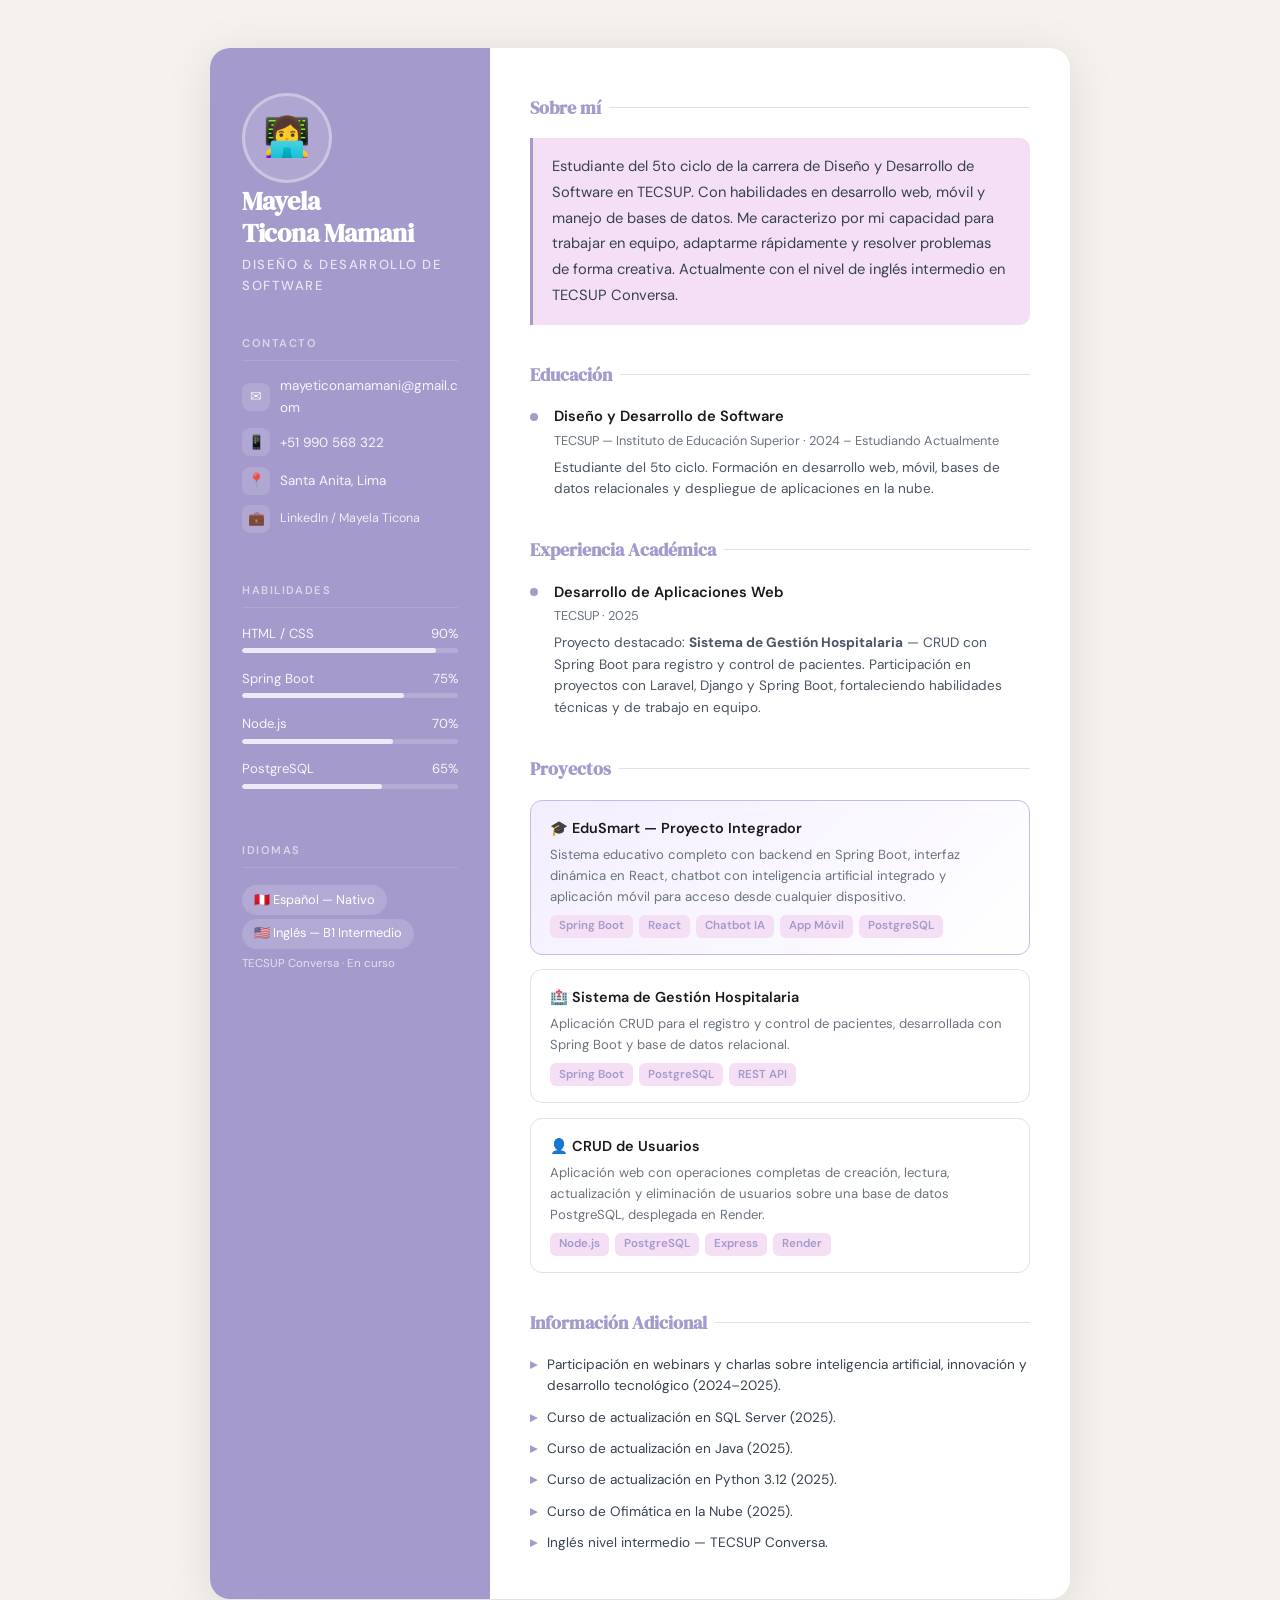
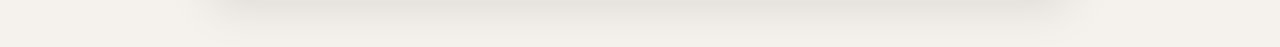
<file: index.html>
<!DOCTYPE html>
<html lang="es">
<head>
  <meta charset="UTF-8" />
  <meta name="viewport" content="width=device-width, initial-scale=1.0"/>
  <title>Mayela Ticona — CV</title>
  <link href="https://fonts.googleapis.com/css2?family=DM+Serif+Display:ital@0;1&family=DM+Sans:wght@300;400;500;600&display=swap" rel="stylesheet"/>
  <link rel="stylesheet" href="styles.css"/>
</head>
<body>

<div class="page">

  <!-- ══ SIDEBAR ══ -->
  <aside class="sidebar">

    <div>
      <div class="avatar-ring">👩‍💻</div>
      <h1>Mayela<br>Ticona Mamani</h1>
      <p class="role">Diseño &amp; Desarrollo de Software</p>
    </div>

    <!-- Contacto -->
    <div class="sidebar-section">
      <h3>Contacto</h3>
      <div class="contact-item">
        <span class="icon">✉</span>
        mayeticonamamani@gmail.com
      </div>
      <div class="contact-item">
        <span class="icon">📱</span>
        +51 990 568 322
      </div>
      <div class="contact-item">
        <span class="icon">📍</span>
        Santa Anita, Lima
      </div>
      <div class="contact-item">
        <span class="icon">💼</span>
        <a href="https://www.linkedin.com/in/mayela-milagros-ticona-mamani-a47425366"
           target="_blank"
           style="color:#fff;opacity:0.9;text-decoration:none;font-size:0.78rem;">
          LinkedIn / Mayela Ticona
        </a>
      </div>
    </div>

    <!-- Habilidades -->
    <div class="sidebar-section">
      <h3>Habilidades</h3>
      <div class="skill-bar-wrap">
        <div class="skill-bar-label"><span>HTML / CSS</span><span>90%</span></div>
        <div class="skill-bar-bg"><div class="skill-bar-fill" style="width:90%"></div></div>
      </div>
      <div class="skill-bar-wrap">
        <div class="skill-bar-label"><span>Spring Boot</span><span>75%</span></div>
        <div class="skill-bar-bg"><div class="skill-bar-fill" style="width:75%"></div></div>
      </div>
      <div class="skill-bar-wrap">
        <div class="skill-bar-label"><span>Node.js</span><span>70%</span></div>
        <div class="skill-bar-bg"><div class="skill-bar-fill" style="width:70%"></div></div>
      </div>
      <div class="skill-bar-wrap">
        <div class="skill-bar-label"><span>PostgreSQL</span><span>65%</span></div>
        <div class="skill-bar-bg"><div class="skill-bar-fill" style="width:65%"></div></div>
      </div>
    </div>

    <!-- Idiomas -->
    <div class="sidebar-section">
      <h3>Idiomas</h3>
      <span class="lang-badge">🇵🇪 Español — Nativo</span>
      <span class="lang-badge">🇺🇸 Inglés — B1 Intermedio</span>
      <div style="font-size:0.72rem;opacity:0.7;margin-top:0.4rem;">TECSUP Conversa · En curso</div>
    </div>

  </aside>

  <!-- ══ MAIN ══ -->
  <main class="main">

    <!-- Sobre mí -->
    <section>
      <h2 class="section-title">Sobre mí</h2>
      <p class="about-text">
        Estudiante del 5to ciclo de la carrera de Diseño y Desarrollo de Software en TECSUP.
        Con habilidades en desarrollo web, móvil y manejo de bases de datos. Me caracterizo
        por mi capacidad para trabajar en equipo, adaptarme rápidamente y resolver problemas
        de forma creativa. Actualmente con el nivel de inglés intermedio en TECSUP Conversa.
      </p>
    </section>

    <!-- Educación -->
    <section>
      <h2 class="section-title">Educación</h2>
      <div class="timeline">
        <div class="timeline-item">
          <div class="timeline-dot"></div>
          <div class="timeline-body">
            <div class="timeline-title">Diseño y Desarrollo de Software</div>
            <div class="timeline-sub">TECSUP — Instituto de Educación Superior · 2024 – Estudiando Actualmente</div>
            <div class="timeline-desc">
              Estudiante del 5to ciclo. Formación en desarrollo web, móvil, bases de datos relacionales
              y despliegue de aplicaciones en la nube.
            </div>
          </div>
        </div>
      </div>
    </section>

    <!-- Experiencia Académica -->
    <section>
      <h2 class="section-title">Experiencia Académica</h2>
      <div class="timeline">
        <div class="timeline-item">
          <div class="timeline-dot"></div>
          <div class="timeline-body">
            <div class="timeline-title">Desarrollo de Aplicaciones Web</div>
            <div class="timeline-sub">TECSUP · 2025</div>
            <div class="timeline-desc">
              Proyecto destacado: <strong>Sistema de Gestión Hospitalaria</strong> — CRUD con Spring Boot
              para registro y control de pacientes. Participación en proyectos con Laravel, Django y Spring Boot,
              fortaleciendo habilidades técnicas y de trabajo en equipo.
            </div>
          </div>
        </div>
      </div>
    </section>

    <!-- Proyectos -->
    <section>
      <h2 class="section-title">Proyectos</h2>
      <div class="projects">

        <div class="project-card destacado">
          <h4>🎓 EduSmart — Proyecto Integrador</h4>
          <p>Sistema educativo completo con backend en Spring Boot, interfaz dinámica en React,
             chatbot con inteligencia artificial integrado y aplicación móvil para acceso desde
             cualquier dispositivo.</p>
          <div class="project-tags">
            <span class="project-tag">Spring Boot</span>
            <span class="project-tag">React</span>
            <span class="project-tag">Chatbot IA</span>
            <span class="project-tag">App Móvil</span>
            <span class="project-tag">PostgreSQL</span>
          </div>
        </div>

        <div class="project-card">
          <h4>🏥 Sistema de Gestión Hospitalaria</h4>
          <p>Aplicación CRUD para el registro y control de pacientes, desarrollada con Spring Boot
             y base de datos relacional.</p>
          <div class="project-tags">
            <span class="project-tag">Spring Boot</span>
            <span class="project-tag">PostgreSQL</span>
            <span class="project-tag">REST API</span>
          </div>
        </div>

        <div class="project-card">
          <h4>👤 CRUD de Usuarios</h4>
          <p>Aplicación web con operaciones completas de creación, lectura, actualización y
             eliminación de usuarios sobre una base de datos PostgreSQL, desplegada en Render.</p>
          <div class="project-tags">
            <span class="project-tag">Node.js</span>
            <span class="project-tag">PostgreSQL</span>
            <span class="project-tag">Express</span>
            <span class="project-tag">Render</span>
          </div>
        </div>

      </div>
    </section>

    <!-- Información Adicional -->
    <section>
      <h2 class="section-title">Información Adicional</h2>
      <div class="chips" style="flex-direction:column; gap:0.6rem;">
        <div class="info-item">
          <span class="bullet">▸</span>
          Participación en webinars y charlas sobre inteligencia artificial, innovación y desarrollo tecnológico (2024–2025).
        </div>
        <div class="info-item">
          <span class="bullet">▸</span>
          Curso de actualización en SQL Server (2025).
        </div>
        <div class="info-item">
          <span class="bullet">▸</span>
          Curso de actualización en Java (2025).
        </div>
        <div class="info-item">
          <span class="bullet">▸</span>
          Curso de actualización en Python 3.12 (2025).
        </div>
        <div class="info-item">
          <span class="bullet">▸</span>
          Curso de Ofimática en la Nube (2025).
        </div>
        <div class="info-item">
          <span class="bullet">▸</span>
          Inglés nivel intermedio — TECSUP Conversa.
        </div>
      </div>
    </section>

  </main>
</div>

</body>
</html>
</file>
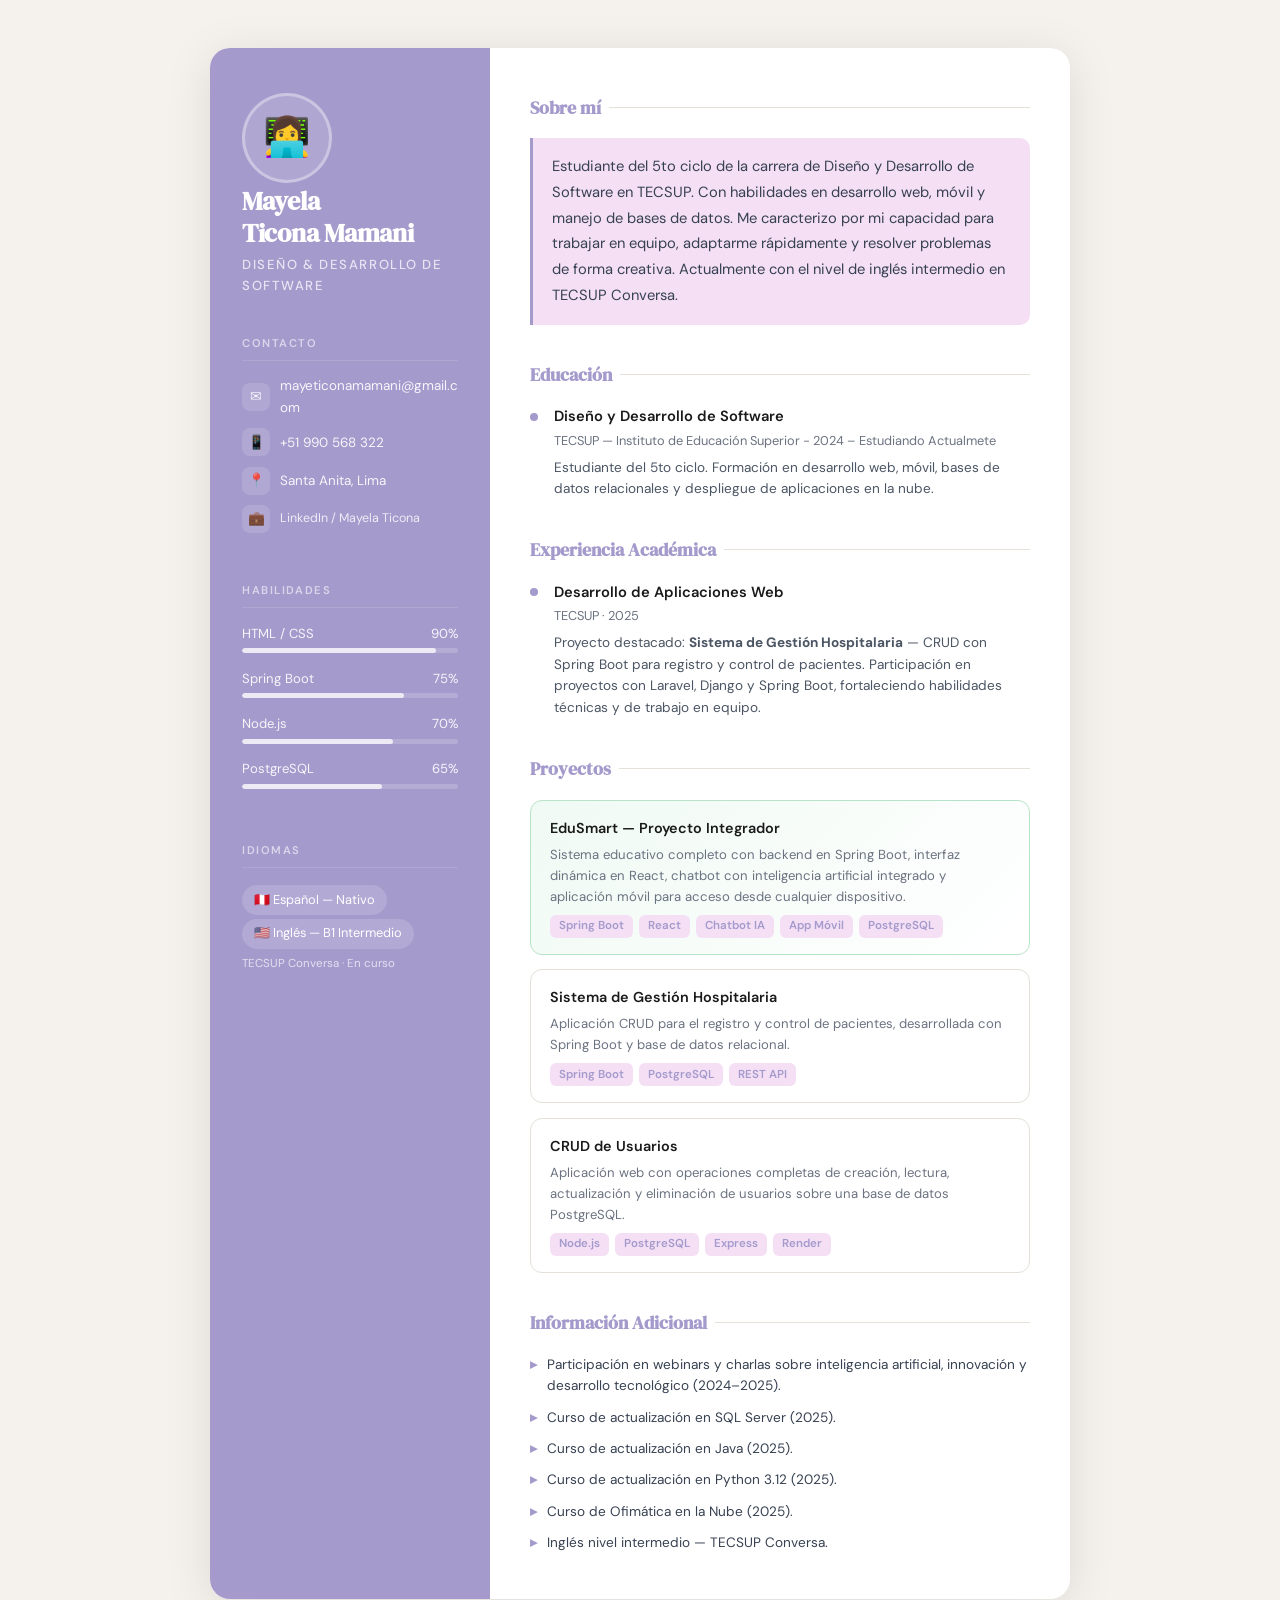
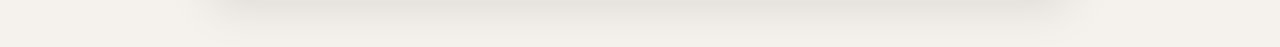
<file: index1.html>
<!DOCTYPE html>
<html lang="es">
<head>
  <meta charset="UTF-8" />
  <meta name="viewport" content="width=device-width, initial-scale=1.0"/>
  <title>Mayela Ticona — CV</title>
  <link href="https://fonts.googleapis.com/css2?family=DM+Serif+Display:ital@0;1&family=DM+Sans:wght@300;400;500;600&display=swap" rel="stylesheet"/>
  <style>
    *, *::before, *::after { box-sizing: border-box; margin: 0; padding: 0; }

    :root {
      --bg: #f5f2ee;
      --surface: #ffffff;
      --accent: #a49acc;
      --accent-light: #f4dff5;
      --text: #1a1a1a;
      --muted: #6b7280;
      --border: #e5e0d8;
      --serif: 'DM Serif Display', Georgia, serif;
      --sans: 'DM Sans', sans-serif;
    }

    body {
      font-family: var(--sans);
      background: var(--bg);
      color: var(--text);
      min-height: 100vh;
      padding: 3rem 1.5rem;
      line-height: 1.6;
    }

    .page {
      max-width: 860px;
      margin: 0 auto;
      display: grid;
      grid-template-columns: 280px 1fr;
      background: var(--surface);
      border-radius: 20px;
      overflow: hidden;
      box-shadow: 0 8px 48px rgba(0,0,0,0.10);
      animation: fadeUp 0.7s ease both;
    }

    @keyframes fadeUp {
      from { opacity: 0; transform: translateY(24px); }
      to   { opacity: 1; transform: translateY(0); }
    }

    /* ── SIDEBAR ── */
    .sidebar {
      background: var(--accent);
      color: #fff;
      padding: 2.8rem 2rem;
      display: flex;
      flex-direction: column;
      gap: 2.4rem;
    }

    .avatar-ring {
      width: 90px; height: 90px;
      border-radius: 50%;
      border: 3px solid rgba(255,255,255,0.35);
      display: flex; align-items: center; justify-content: center;
      font-size: 2.4rem;
      background: rgba(255,255,255,0.12);
      margin-bottom: 0.2rem;
    }

    .sidebar h1 {
      font-family: var(--serif);
      font-size: 1.65rem;
      line-height: 1.2;
      letter-spacing: -0.01em;
    }

    .sidebar .role {
      font-size: 0.82rem;
      font-weight: 500;
      letter-spacing: 0.12em;
      text-transform: uppercase;
      opacity: 0.75;
      margin-top: 0.3rem;
    }

    .sidebar-section h3 {
      font-size: 0.7rem;
      font-weight: 600;
      letter-spacing: 0.14em;
      text-transform: uppercase;
      opacity: 0.6;
      margin-bottom: 0.9rem;
      padding-bottom: 0.45rem;
      border-bottom: 1px solid rgba(255,255,255,0.2);
    }

    .contact-item {
      display: flex;
      align-items: center;
      gap: 0.6rem;
      font-size: 0.84rem;
      margin-bottom: 0.65rem;
      opacity: 0.9;
      word-break: break-all;
    }

    .contact-item .icon {
      width: 28px; height: 28px;
      border-radius: 8px;
      background: rgba(255,255,255,0.15);
      display: flex; align-items: center; justify-content: center;
      flex-shrink: 0;
      font-size: 0.85rem;
    }

    .skill-bar-wrap { margin-bottom: 0.9rem; }
    .skill-bar-label {
      display: flex; justify-content: space-between;
      font-size: 0.82rem; margin-bottom: 0.3rem; opacity: 0.9;
    }
    .skill-bar-bg {
      height: 5px; border-radius: 99px;
      background: rgba(255,255,255,0.18);
      overflow: hidden;
    }
    .skill-bar-fill {
      height: 100%; border-radius: 99px;
      background: rgba(255,255,255,0.75);
      transform-origin: left;
      animation: grow 1s ease 0.5s both;
    }
    @keyframes grow { from { transform: scaleX(0); } to { transform: scaleX(1); } }

    .lang-badge {
      display: inline-flex; align-items: center; gap: 0.4rem;
      background: rgba(255,255,255,0.15);
      border-radius: 99px;
      padding: 0.3rem 0.75rem;
      font-size: 0.8rem;
      margin: 0.2rem 0.2rem 0 0;
    }

    /* ── MAIN ── */
    .main {
      padding: 2.8rem 2.5rem;
      display: flex;
      flex-direction: column;
      gap: 2.2rem;
    }

    .section-title {
      font-family: var(--serif);
      font-size: 1.15rem;
      color: var(--accent);
      margin-bottom: 1rem;
      display: flex;
      align-items: center;
      gap: 0.5rem;
    }
    .section-title::after {
      content: '';
      flex: 1;
      height: 1px;
      background: var(--border);
    }

    .about-text {
      font-size: 0.92rem;
      color: #374151;
      line-height: 1.75;
      background: var(--accent-light);
      border-left: 3px solid var(--accent);
      border-radius: 0 10px 10px 0;
      padding: 1rem 1.2rem;
    }

    .chips { display: flex; flex-wrap: wrap; gap: 0.5rem; }
    .chip {
      background: var(--bg);
      border: 1px solid var(--border);
      border-radius: 99px;
      padding: 0.3rem 0.9rem;
      font-size: 0.8rem;
      font-weight: 500;
      color: var(--accent);
      transition: background 0.2s, transform 0.2s;
    }
    .chip:hover { background: var(--accent-light); transform: translateY(-2px); }

    .timeline { display: flex; flex-direction: column; gap: 1.2rem; }
    .timeline-item {
      display: grid;
      grid-template-columns: 8px 1fr;
      gap: 0 1rem;
    }
    .timeline-dot {
      width: 8px; height: 8px;
      border-radius: 50%;
      background: var(--accent);
      margin-top: 0.45rem;
      flex-shrink: 0;
    }
    .timeline-body {}
    .timeline-title { font-weight: 600; font-size: 0.92rem; }
    .timeline-sub { font-size: 0.8rem; color: var(--muted); margin-top: 0.1rem; }
    .timeline-desc { font-size: 0.85rem; color: #4b5563; margin-top: 0.35rem; line-height: 1.6; }

    /* Projects */
    .projects { display: flex; flex-direction: column; gap: 0.9rem; }
    .project-card {
      border: 1px solid var(--border);
      border-radius: 12px;
      padding: 1rem 1.2rem;
      transition: box-shadow 0.2s, transform 0.2s;
    }
    .project-card:hover { box-shadow: 0 4px 16px rgba(45,106,79,0.10); transform: translateY(-2px); }
    .project-card h4 { font-size: 0.9rem; font-weight: 600; margin-bottom: 0.25rem; }
    .project-card p  { font-size: 0.82rem; color: var(--muted); }
    .project-tags { display: flex; gap: 0.4rem; flex-wrap: wrap; margin-top: 0.5rem; }
    .project-tag {
      background: var(--accent-light);
      color: var(--accent);
      border-radius: 6px;
      padding: 0.15rem 0.55rem;
      font-size: 0.72rem;
      font-weight: 600;
    }

    @media (max-width: 640px) {
      .page { grid-template-columns: 1fr; }
      .sidebar { padding: 2rem 1.5rem; }
      .main   { padding: 2rem 1.5rem; }
    }
  </style>
</head>
<body>

<div class="page">

  <aside class="sidebar">

    <div>
      <div class="avatar-ring">👩‍💻</div>
      <h1>Mayela<br>Ticona Mamani</h1>
      <p class="role">Diseño &amp; Desarrollo de Software</p>
    </div>

    <div class="sidebar-section">
      <h3>Contacto</h3>
      <div class="contact-item">
        <span class="icon">✉</span>
        mayeticonamamani@gmail.com
      </div>
      <div class="contact-item">
        <span class="icon">📱</span>
        +51 990 568 322
      </div>
      <div class="contact-item">
        <span class="icon">📍</span>
        Santa Anita, Lima
      </div>
      <div class="contact-item">
        <span class="icon">💼</span>
        <a href="https://www.linkedin.com/in/mayela-milagros-ticona-mamani-a47425366" target="_blank" style="color:#fff;opacity:0.9;text-decoration:none;font-size:0.78rem;">LinkedIn / Mayela Ticona</a>
      </div>
    </div>

    <div class="sidebar-section">
      <h3>Habilidades</h3>

      <div class="skill-bar-wrap">
        <div class="skill-bar-label"><span>HTML / CSS</span><span>90%</span></div>
        <div class="skill-bar-bg"><div class="skill-bar-fill" style="width:90%"></div></div>
      </div>
      <div class="skill-bar-wrap">
        <div class="skill-bar-label"><span>Spring Boot</span><span>75%</span></div>
        <div class="skill-bar-bg"><div class="skill-bar-fill" style="width:75%"></div></div>
      </div>
      <div class="skill-bar-wrap">
        <div class="skill-bar-label"><span>Node.js</span><span>70%</span></div>
        <div class="skill-bar-bg"><div class="skill-bar-fill" style="width:70%"></div></div>
      </div>
      <div class="skill-bar-wrap">
        <div class="skill-bar-label"><span>PostgreSQL</span><span>65%</span></div>
        <div class="skill-bar-bg"><div class="skill-bar-fill" style="width:65%"></div></div>
      </div>
    </div>

    <div class="sidebar-section">
      <h3>Idiomas</h3>
      <span class="lang-badge">🇵🇪 Español — Nativo</span>
      <span class="lang-badge">🇺🇸 Inglés — B1 Intermedio</span>
      <div style="font-size:0.72rem;opacity:0.7;margin-top:0.4rem;">TECSUP Conversa · En curso</div>
    </div>

  </aside>

  <main class="main">

    <section>
      <h2 class="section-title">Sobre mí</h2>
      <p class="about-text">
        Estudiante del 5to ciclo de la carrera de Diseño y Desarrollo de Software en TECSUP.
        Con habilidades en desarrollo web, móvil y manejo de bases de datos. Me caracterizo
        por mi capacidad para trabajar en equipo, adaptarme rápidamente y resolver problemas
        de forma creativa. Actualmente con el nivel de inglés intermedio en TECSUP Conversa.
      </p>
    </section>


    <section>
      <h2 class="section-title">Educación</h2>
      <div class="timeline">
        <div class="timeline-item">
          <div class="timeline-dot"></div>
          <div class="timeline-body">
            <div class="timeline-title">Diseño y Desarrollo de Software</div>
            <div class="timeline-sub">TECSUP — Instituto de Educación Superior    - 2024 – Estudiando Actualmete</div>
            <div class="timeline-desc">
              Estudiante del 5to ciclo. Formación en desarrollo web, móvil, bases de datos relacionales
              y despliegue de aplicaciones en la nube.
            </div>
          </div>
        </div>
      </div>
    </section>

    <section>
      <h2 class="section-title">Experiencia Académica</h2>
      <div class="timeline">
        <div class="timeline-item">
          <div class="timeline-dot"></div>
          <div class="timeline-body">
            <div class="timeline-title">Desarrollo de Aplicaciones Web</div>
            <div class="timeline-sub">TECSUP · 2025</div>
            <div class="timeline-desc">
              Proyecto destacado: <strong>Sistema de Gestión Hospitalaria</strong> — CRUD con Spring Boot
              para registro y control de pacientes. Participación en proyectos con Laravel, Django y Spring Boot,
              fortaleciendo habilidades técnicas y de trabajo en equipo.
            </div>
          </div>
        </div>
      </div>
    </section>

    <section>
      <h2 class="section-title">Proyectos</h2>
      <div class="projects">

        <div class="project-card" style="border-color:#b7e4c7; background:linear-gradient(135deg,#f0faf4,#fff);">
          <h4>EduSmart — Proyecto Integrador</h4>
          <p>Sistema educativo completo con backend en Spring Boot, interfaz dinámica en React, chatbot con inteligencia artificial integrado y aplicación móvil para acceso desde cualquier dispositivo.</p>
          <div class="project-tags">
            <span class="project-tag">Spring Boot</span>
            <span class="project-tag">React</span>
            <span class="project-tag">Chatbot IA</span>
            <span class="project-tag">App Móvil</span>
            <span class="project-tag">PostgreSQL</span>
          </div>
        </div>

        <div class="project-card">
          <h4>Sistema de Gestión Hospitalaria</h4>
          <p>Aplicación CRUD para el registro y control de pacientes, desarrollada con Spring Boot y base de datos relacional.</p>
          <div class="project-tags">
            <span class="project-tag">Spring Boot</span>
            <span class="project-tag">PostgreSQL</span>
            <span class="project-tag">REST API</span>
          </div>
        </div>

        <div class="project-card">
          <h4>CRUD de Usuarios</h4>
          <p>Aplicación web con operaciones completas de creación, lectura, actualización y eliminación de usuarios sobre una base de datos PostgreSQL.</p>
          <div class="project-tags">
            <span class="project-tag">Node.js</span>
            <span class="project-tag">PostgreSQL</span>
            <span class="project-tag">Express</span>
            <span class="project-tag">Render</span>
          </div>
        </div>


      </div>
    </section>

    <section>
      <h2 class="section-title">Información Adicional</h2>
      <div class="chips" style="flex-direction:column; gap:0.6rem;">
        <div style="display:flex;align-items:flex-start;gap:0.6rem;font-size:0.85rem;color:#374151;">
          <span style="color:var(--accent);font-weight:700;flex-shrink:0;">▸</span>
          Participación en webinars y charlas sobre inteligencia artificial, innovación y desarrollo tecnológico (2024–2025).
        </div>
        <div style="display:flex;align-items:flex-start;gap:0.6rem;font-size:0.85rem;color:#374151;">
          <span style="color:var(--accent);font-weight:700;flex-shrink:0;">▸</span>
          Curso de actualización en SQL Server (2025).
        </div>
        <div style="display:flex;align-items:flex-start;gap:0.6rem;font-size:0.85rem;color:#374151;">
          <span style="color:var(--accent);font-weight:700;flex-shrink:0;">▸</span>
          Curso de actualización en Java (2025).
        </div>
        <div style="display:flex;align-items:flex-start;gap:0.6rem;font-size:0.85rem;color:#374151;">
          <span style="color:var(--accent);font-weight:700;flex-shrink:0;">▸</span>
          Curso de actualización en Python 3.12 (2025).
        </div>
        <div style="display:flex;align-items:flex-start;gap:0.6rem;font-size:0.85rem;color:#374151;">
          <span style="color:var(--accent);font-weight:700;flex-shrink:0;">▸</span>
          Curso de Ofimática en la Nube (2025).
        </div>
        <div style="display:flex;align-items:flex-start;gap:0.6rem;font-size:0.85rem;color:#374151;">
          <span style="color:var(--accent);font-weight:700;flex-shrink:0;">▸</span>
          Inglés nivel intermedio — TECSUP Conversa.
        </div>
      </div>
    </section>

  </main>
</div>

</body>
</html>
</file>
<file: styles.css>
*, *::before, *::after { box-sizing: border-box; margin: 0; padding: 0; }

:root {
  --bg: #f5f2ee;
  --surface: #ffffff;
  --accent: #a49acc;
  --accent-light: #f4dff5;
  --text: #1a1a1a;
  --muted: #6b7280;
  --border: #e5e0d8;
  --serif: 'DM Serif Display', Georgia, serif;
  --sans: 'DM Sans', sans-serif;
}

body {
  font-family: var(--sans);
  background: var(--bg);
  color: var(--text);
  min-height: 100vh;
  padding: 3rem 1.5rem;
  line-height: 1.6;
}

.page {
  max-width: 860px;
  margin: 0 auto;
  display: grid;
  grid-template-columns: 280px 1fr;
  background: var(--surface);
  border-radius: 20px;
  overflow: hidden;
  box-shadow: 0 8px 48px rgba(0,0,0,0.10);
  animation: fadeUp 0.7s ease both;
}

@keyframes fadeUp {
  from { opacity: 0; transform: translateY(24px); }
  to   { opacity: 1; transform: translateY(0); }
}

.sidebar {
  background: var(--accent);
  color: #fff;
  padding: 2.8rem 2rem;
  display: flex;
  flex-direction: column;
  gap: 2.4rem;
}

.avatar-ring {
  width: 90px; height: 90px;
  border-radius: 50%;
  border: 3px solid rgba(255,255,255,0.35);
  display: flex; align-items: center; justify-content: center;
  font-size: 2.4rem;
  background: rgba(255,255,255,0.12);
  margin-bottom: 0.2rem;
}

.sidebar h1 {
  font-family: var(--serif);
  font-size: 1.65rem;
  line-height: 1.2;
  letter-spacing: -0.01em;
}

.sidebar .role {
  font-size: 0.82rem;
  font-weight: 500;
  letter-spacing: 0.12em;
  text-transform: uppercase;
  opacity: 0.75;
  margin-top: 0.3rem;
}

.sidebar-section h3 {
  font-size: 0.7rem;
  font-weight: 600;
  letter-spacing: 0.14em;
  text-transform: uppercase;
  opacity: 0.6;
  margin-bottom: 0.9rem;
  padding-bottom: 0.45rem;
  border-bottom: 1px solid rgba(255,255,255,0.2);
}

.contact-item {
  display: flex;
  align-items: center;
  gap: 0.6rem;
  font-size: 0.84rem;
  margin-bottom: 0.65rem;
  opacity: 0.9;
  word-break: break-all;
}

.contact-item .icon {
  width: 28px; height: 28px;
  border-radius: 8px;
  background: rgba(255,255,255,0.15);
  display: flex; align-items: center; justify-content: center;
  flex-shrink: 0;
  font-size: 0.85rem;
}

.skill-bar-wrap { margin-bottom: 0.9rem; }
.skill-bar-label {
  display: flex; justify-content: space-between;
  font-size: 0.82rem; margin-bottom: 0.3rem; opacity: 0.9;
}
.skill-bar-bg {
  height: 5px; border-radius: 99px;
  background: rgba(255,255,255,0.18);
  overflow: hidden;
}
.skill-bar-fill {
  height: 100%; border-radius: 99px;
  background: rgba(255,255,255,0.75);
  transform-origin: left;
  animation: grow 1s ease 0.5s both;
}
@keyframes grow {
  from { transform: scaleX(0); }
  to   { transform: scaleX(1); }
}

.lang-badge {
  display: inline-flex; align-items: center; gap: 0.4rem;
  background: rgba(255,255,255,0.15);
  border-radius: 99px;
  padding: 0.3rem 0.75rem;
  font-size: 0.8rem;
  margin: 0.2rem 0.2rem 0 0;
}

.main {
  padding: 2.8rem 2.5rem;
  display: flex;
  flex-direction: column;
  gap: 2.2rem;
}

.section-title {
  font-family: var(--serif);
  font-size: 1.15rem;
  color: var(--accent);
  margin-bottom: 1rem;
  display: flex;
  align-items: center;
  gap: 0.5rem;
}
.section-title::after {
  content: '';
  flex: 1;
  height: 1px;
  background: var(--border);
}

.about-text {
  font-size: 0.92rem;
  color: #374151;
  line-height: 1.75;
  background: var(--accent-light);
  border-left: 3px solid var(--accent);
  border-radius: 0 10px 10px 0;
  padding: 1rem 1.2rem;
}

.chips { display: flex; flex-wrap: wrap; gap: 0.5rem; }
.chip {
  background: var(--bg);
  border: 1px solid var(--border);
  border-radius: 99px;
  padding: 0.3rem 0.9rem;
  font-size: 0.8rem;
  font-weight: 500;
  color: var(--accent);
  transition: background 0.2s, transform 0.2s;
}
.chip:hover { background: var(--accent-light); transform: translateY(-2px); }

.timeline { display: flex; flex-direction: column; gap: 1.2rem; }
.timeline-item {
  display: grid;
  grid-template-columns: 8px 1fr;
  gap: 0 1rem;
}
.timeline-dot {
  width: 8px; height: 8px;
  border-radius: 50%;
  background: var(--accent);
  margin-top: 0.45rem;
  flex-shrink: 0;
}
.timeline-title { font-weight: 600; font-size: 0.92rem; }
.timeline-sub   { font-size: 0.8rem; color: var(--muted); margin-top: 0.1rem; }
.timeline-desc  { font-size: 0.85rem; color: #4b5563; margin-top: 0.35rem; line-height: 1.6; }

.projects { display: flex; flex-direction: column; gap: 0.9rem; }
.project-card {
  border: 1px solid var(--border);
  border-radius: 12px;
  padding: 1rem 1.2rem;
  transition: box-shadow 0.2s, transform 0.2s;
}
.project-card:hover {
  box-shadow: 0 4px 16px rgba(164,154,204,0.18);
  transform: translateY(-2px);
}
.project-card h4 { font-size: 0.9rem; font-weight: 600; margin-bottom: 0.25rem; }
.project-card p  { font-size: 0.82rem; color: var(--muted); }

.project-tags { display: flex; gap: 0.4rem; flex-wrap: wrap; margin-top: 0.5rem; }
.project-tag {
  background: var(--accent-light);
  color: var(--accent);
  border-radius: 6px;
  padding: 0.15rem 0.55rem;
  font-size: 0.72rem;
  font-weight: 600;
}

.project-card.destacado {
  border-color: #c9b8e8;
  background: linear-gradient(135deg, #f3eeff, #fff);
}

.info-item {
  display: flex;
  align-items: flex-start;
  gap: 0.6rem;
  font-size: 0.85rem;
  color: #374151;
}
.info-item .bullet {
  color: var(--accent);
  font-weight: 700;
  flex-shrink: 0;
}

@media (max-width: 640px) {
  .page    { grid-template-columns: 1fr; }
  .sidebar { padding: 2rem 1.5rem; }
  .main    { padding: 2rem 1.5rem; }
}
</file>
